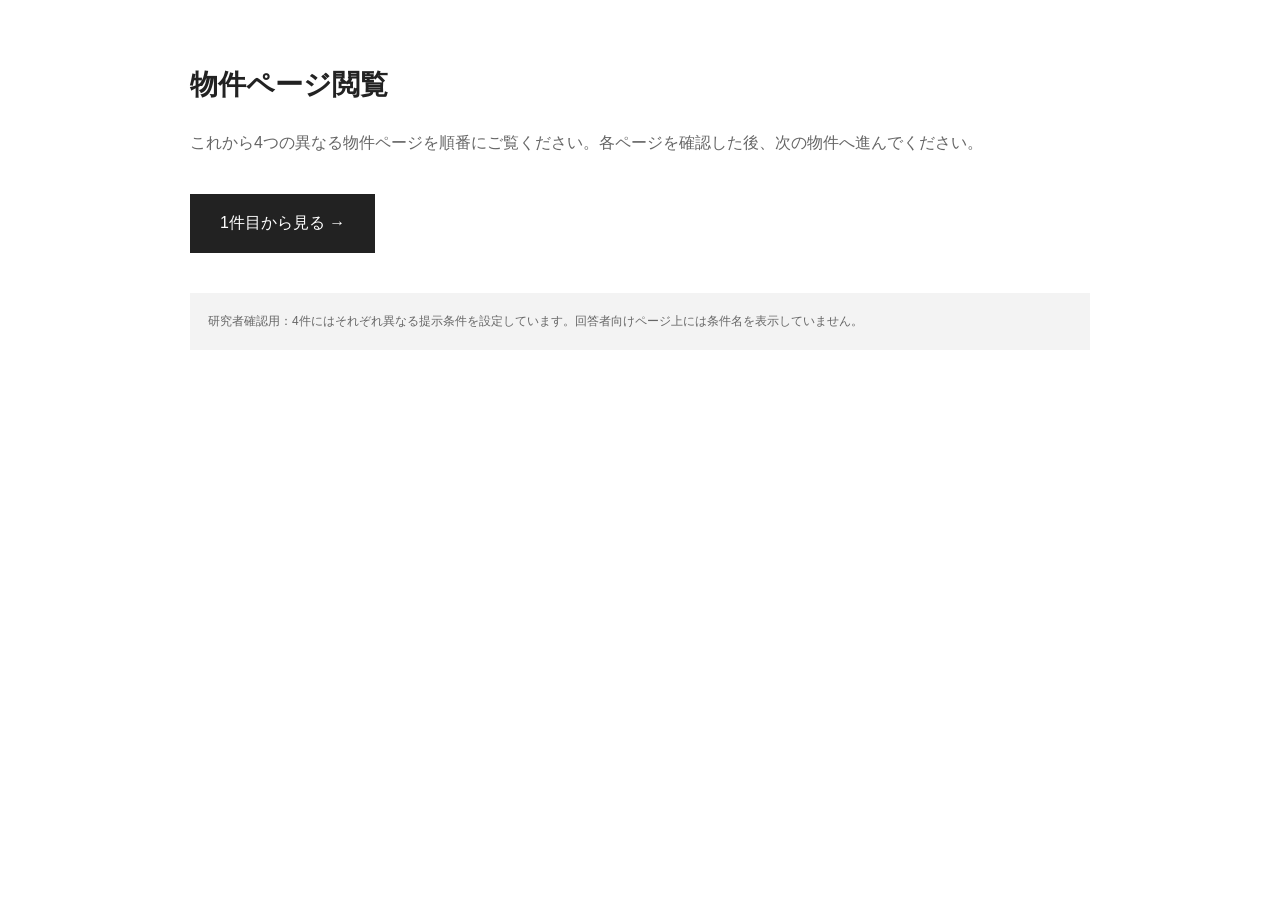
<file: index.html>
<!doctype html><html lang="ja"><head><meta charset="utf-8"><meta name="viewport" content="width=device-width,initial-scale=1">
<title>比較実験 4物件</title><style>
body{font-family:"Yu Gothic",sans-serif;max-width:900px;margin:60px auto;padding:0 20px;color:#222;line-height:1.8}
h1{font-size:28px}.lead{color:#666}.start{display:inline-block;background:#222;color:#fff;text-decoration:none;padding:15px 30px;margin-top:20px}
.note{margin-top:40px;background:#f3f3f3;padding:18px;font-size:12px;color:#666}
</style></head><body><h1>物件ページ閲覧</h1><p class="lead">これから4つの異なる物件ページを順番にご覧ください。各ページを確認した後、次の物件へ進んでください。</p>
<a class="start" href="property_1.html">1件目から見る →</a>
<div class="note">研究者確認用：4件にはそれぞれ異なる提示条件を設定しています。回答者向けページ上には条件名を表示していません。</div>
</body></html>
</file>
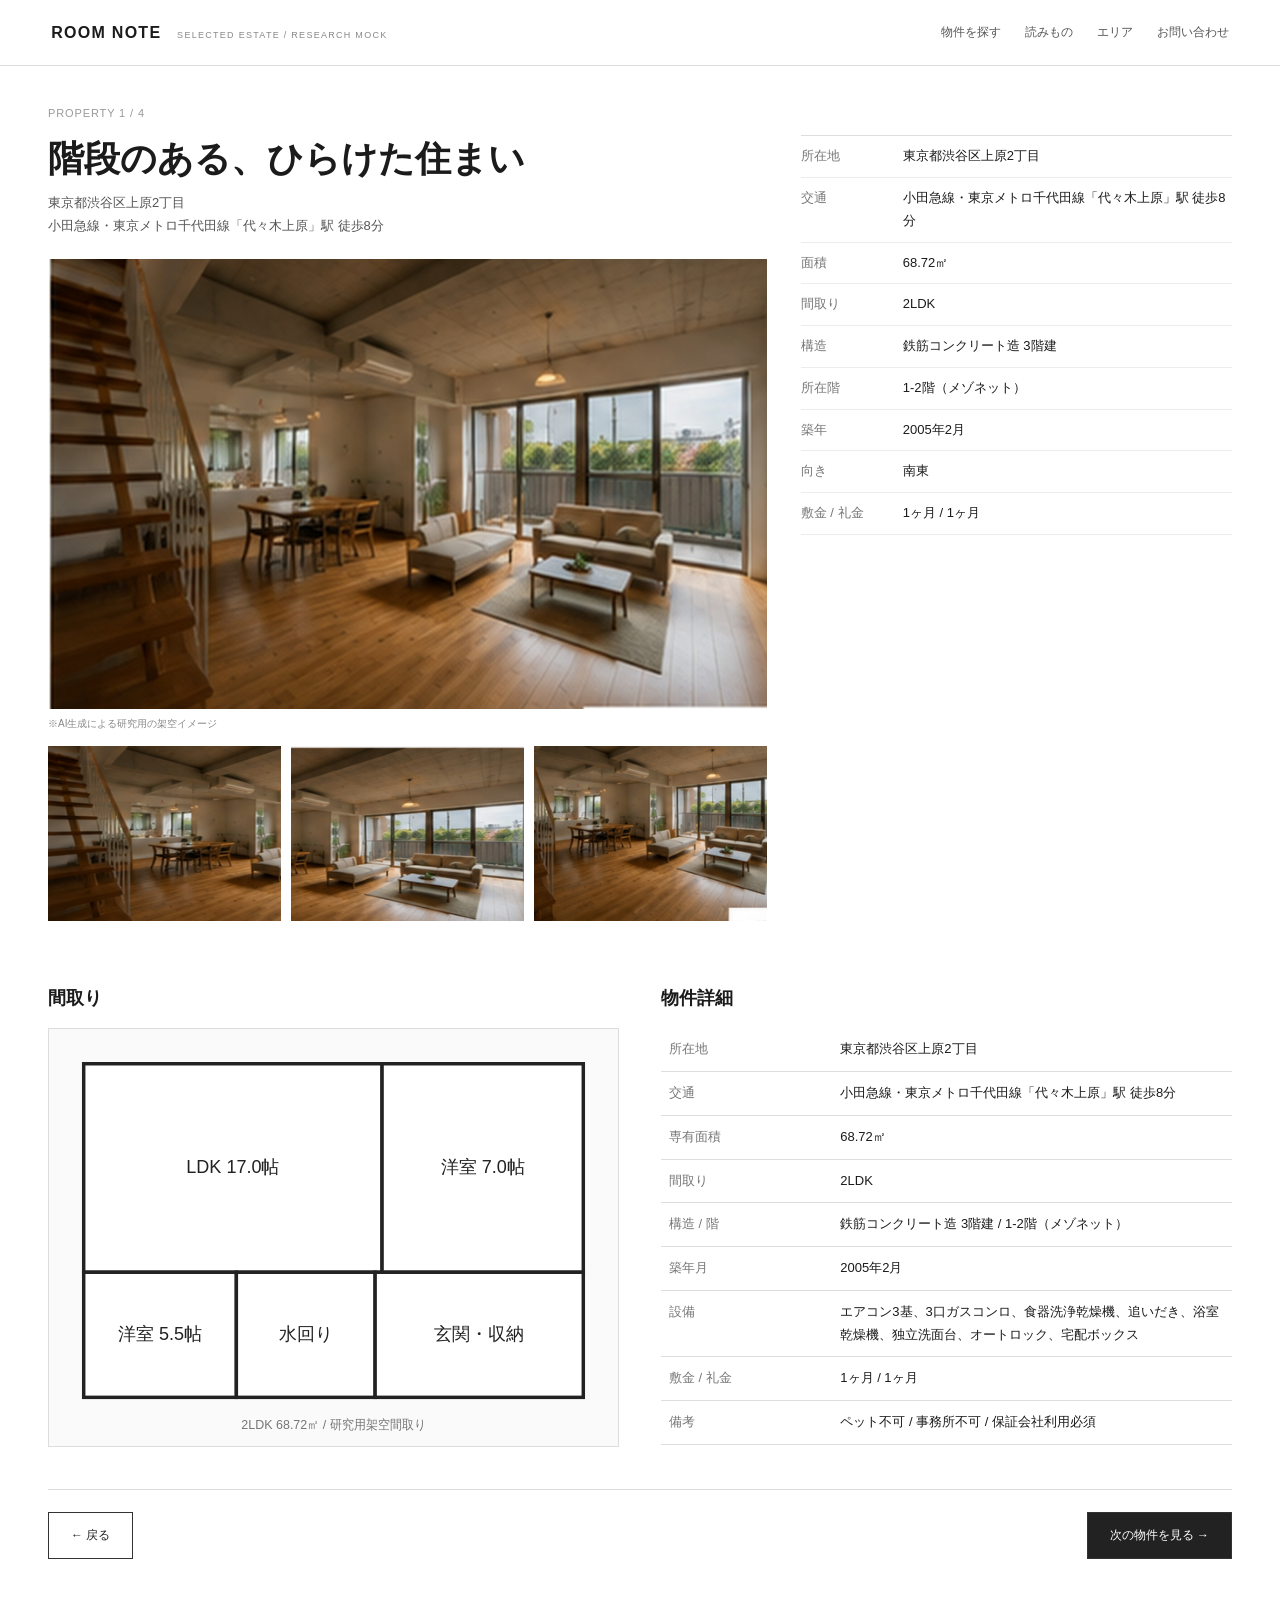
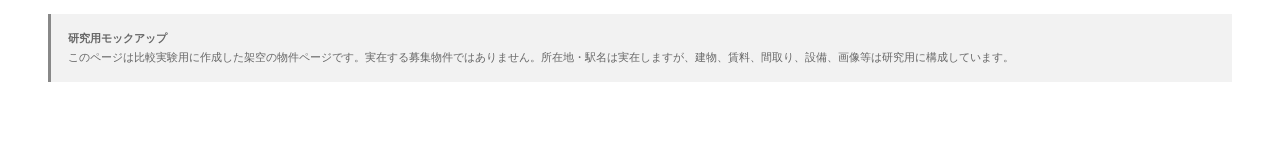
<file: property_1.html>
<!doctype html><html lang="ja"><head><meta charset="utf-8"><meta name="viewport" content="width=device-width,initial-scale=1">
<title>階段のある、ひらけた住まい｜研究用物件ページ</title><link rel="stylesheet" href="style.css"></head>
<body><header><div class="brand">ROOM NOTE <small>SELECTED ESTATE / RESEARCH MOCK</small></div><nav><span>物件を探す</span><span>読みもの</span><span>エリア</span><span>お問い合わせ</span></nav></header>
<main><div class="counter">PROPERTY 1 / 4</div>
<section class="top"><div>
<h1>階段のある、ひらけた住まい</h1><div class="addr">東京都渋谷区上原2丁目<br>小田急線・東京メトロ千代田線「代々木上原」駅 徒歩8分</div>
<div class="hero"><img src="P1_main.jpg" alt="研究用の架空物件室内イメージ"><div class="caption">※AI生成による研究用の架空イメージ</div></div>
<div class="gallery"><img src="P1_detail1.jpg" alt=""><img src="P1_detail2.jpg" alt=""><img src="P1_detail3.jpg" alt=""></div>
</div>
<aside><dl class="specs">
<div class="spec"><dt>所在地</dt><dd>東京都渋谷区上原2丁目</dd></div>
<div class="spec"><dt>交通</dt><dd>小田急線・東京メトロ千代田線「代々木上原」駅 徒歩8分</dd></div>
<div class="spec"><dt>面積</dt><dd>68.72㎡</dd></div>
<div class="spec"><dt>間取り</dt><dd>2LDK</dd></div>
<div class="spec"><dt>構造</dt><dd>鉄筋コンクリート造 3階建</dd></div>
<div class="spec"><dt>所在階</dt><dd>1-2階（メゾネット）</dd></div>
<div class="spec"><dt>築年</dt><dd>2005年2月</dd></div>
<div class="spec"><dt>向き</dt><dd>南東</dd></div>
<div class="spec"><dt>敷金 / 礼金</dt><dd>1ヶ月 / 1ヶ月</dd></div>
</dl></aside></section>

<section class="details"><div class="plan"><h3>間取り</h3><img src="plan_1.svg" alt="研究用架空間取り"></div>
<div><h3>物件詳細</h3><table>

<tr><th>所在地</th><td>東京都渋谷区上原2丁目</td></tr>
<tr><th>交通</th><td>小田急線・東京メトロ千代田線「代々木上原」駅 徒歩8分</td></tr>
<tr><th>専有面積</th><td>68.72㎡</td></tr>
<tr><th>間取り</th><td>2LDK</td></tr>
<tr><th>構造 / 階</th><td>鉄筋コンクリート造 3階建 / 1-2階（メゾネット）</td></tr>
<tr><th>築年月</th><td>2005年2月</td></tr>
<tr><th>設備</th><td>エアコン3基、3口ガスコンロ、食器洗浄乾燥機、追いだき、浴室乾燥機、独立洗面台、オートロック、宅配ボックス</td></tr>
<tr><th>敷金 / 礼金</th><td>1ヶ月 / 1ヶ月</td></tr>
<tr><th>備考</th><td>ペット不可 / 事務所不可 / 保証会社利用必須</td></tr>
</table></div></section>
<div class="next"><a href="index.html">← 戻る</a><a class="primary" href="property_2.html">次の物件を見る →</a></div>
<div class="research"><strong>研究用モックアップ</strong><br>このページは比較実験用に作成した架空の物件ページです。実在する募集物件ではありません。所在地・駅名は実在しますが、建物、賃料、間取り、設備、画像等は研究用に構成しています。</div>
</main></body></html>
</file>
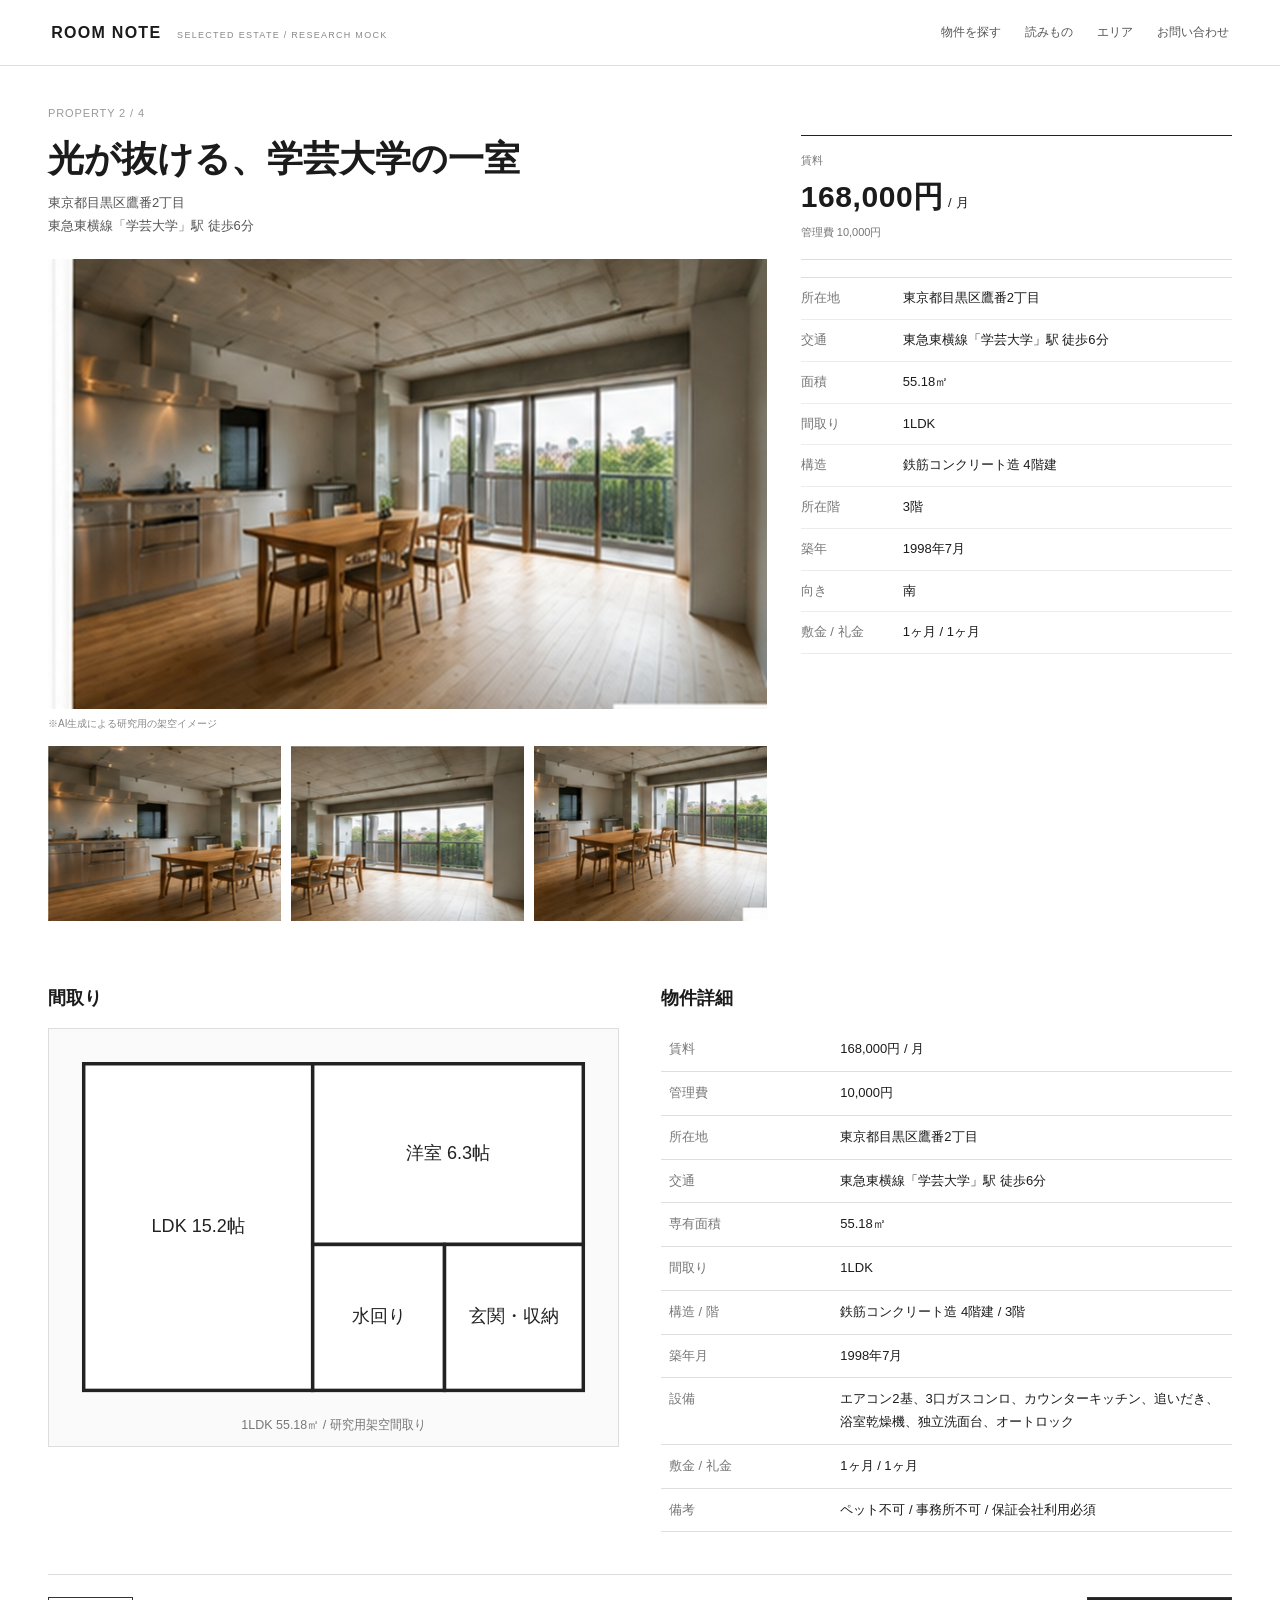
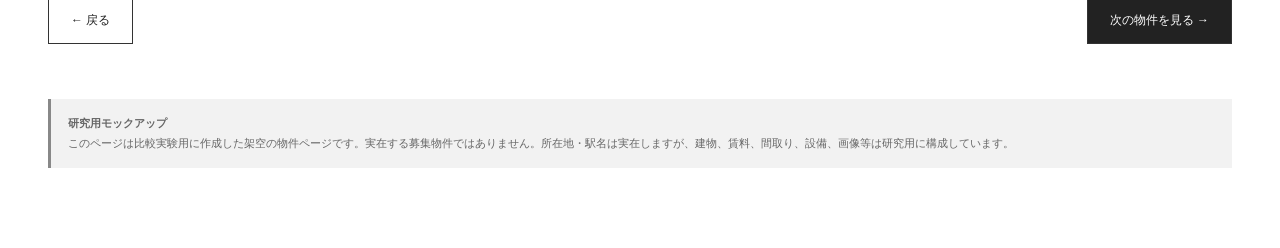
<file: property_2.html>
<!doctype html><html lang="ja"><head><meta charset="utf-8"><meta name="viewport" content="width=device-width,initial-scale=1">
<title>光が抜ける、学芸大学の一室｜研究用物件ページ</title><link rel="stylesheet" href="style.css"></head>
<body><header><div class="brand">ROOM NOTE <small>SELECTED ESTATE / RESEARCH MOCK</small></div><nav><span>物件を探す</span><span>読みもの</span><span>エリア</span><span>お問い合わせ</span></nav></header>
<main><div class="counter">PROPERTY 2 / 4</div>
<section class="top"><div>
<h1>光が抜ける、学芸大学の一室</h1><div class="addr">東京都目黒区鷹番2丁目<br>東急東横線「学芸大学」駅 徒歩6分</div>
<div class="hero"><img src="P2_main.jpg" alt="研究用の架空物件室内イメージ"><div class="caption">※AI生成による研究用の架空イメージ</div></div>
<div class="gallery"><img src="P2_detail1.jpg" alt=""><img src="P2_detail2.jpg" alt=""><img src="P2_detail3.jpg" alt=""></div>
</div>
<aside><div class="pricebox"><small>賃料</small><div class="price">168,000円<span>/ 月</span></div><small>管理費 10,000円</small></div><dl class="specs">
<div class="spec"><dt>所在地</dt><dd>東京都目黒区鷹番2丁目</dd></div>
<div class="spec"><dt>交通</dt><dd>東急東横線「学芸大学」駅 徒歩6分</dd></div>
<div class="spec"><dt>面積</dt><dd>55.18㎡</dd></div>
<div class="spec"><dt>間取り</dt><dd>1LDK</dd></div>
<div class="spec"><dt>構造</dt><dd>鉄筋コンクリート造 4階建</dd></div>
<div class="spec"><dt>所在階</dt><dd>3階</dd></div>
<div class="spec"><dt>築年</dt><dd>1998年7月</dd></div>
<div class="spec"><dt>向き</dt><dd>南</dd></div>
<div class="spec"><dt>敷金 / 礼金</dt><dd>1ヶ月 / 1ヶ月</dd></div>
</dl></aside></section>

<section class="details"><div class="plan"><h3>間取り</h3><img src="plan_2.svg" alt="研究用架空間取り"></div>
<div><h3>物件詳細</h3><table>
<tr><th>賃料</th><td>168,000円 / 月</td></tr><tr><th>管理費</th><td>10,000円</td></tr>
<tr><th>所在地</th><td>東京都目黒区鷹番2丁目</td></tr>
<tr><th>交通</th><td>東急東横線「学芸大学」駅 徒歩6分</td></tr>
<tr><th>専有面積</th><td>55.18㎡</td></tr>
<tr><th>間取り</th><td>1LDK</td></tr>
<tr><th>構造 / 階</th><td>鉄筋コンクリート造 4階建 / 3階</td></tr>
<tr><th>築年月</th><td>1998年7月</td></tr>
<tr><th>設備</th><td>エアコン2基、3口ガスコンロ、カウンターキッチン、追いだき、浴室乾燥機、独立洗面台、オートロック</td></tr>
<tr><th>敷金 / 礼金</th><td>1ヶ月 / 1ヶ月</td></tr>
<tr><th>備考</th><td>ペット不可 / 事務所不可 / 保証会社利用必須</td></tr>
</table></div></section>
<div class="next"><a href="property_1.html">← 戻る</a><a class="primary" href="property_3.html">次の物件を見る →</a></div>
<div class="research"><strong>研究用モックアップ</strong><br>このページは比較実験用に作成した架空の物件ページです。実在する募集物件ではありません。所在地・駅名は実在しますが、建物、賃料、間取り、設備、画像等は研究用に構成しています。</div>
</main></body></html>
</file>
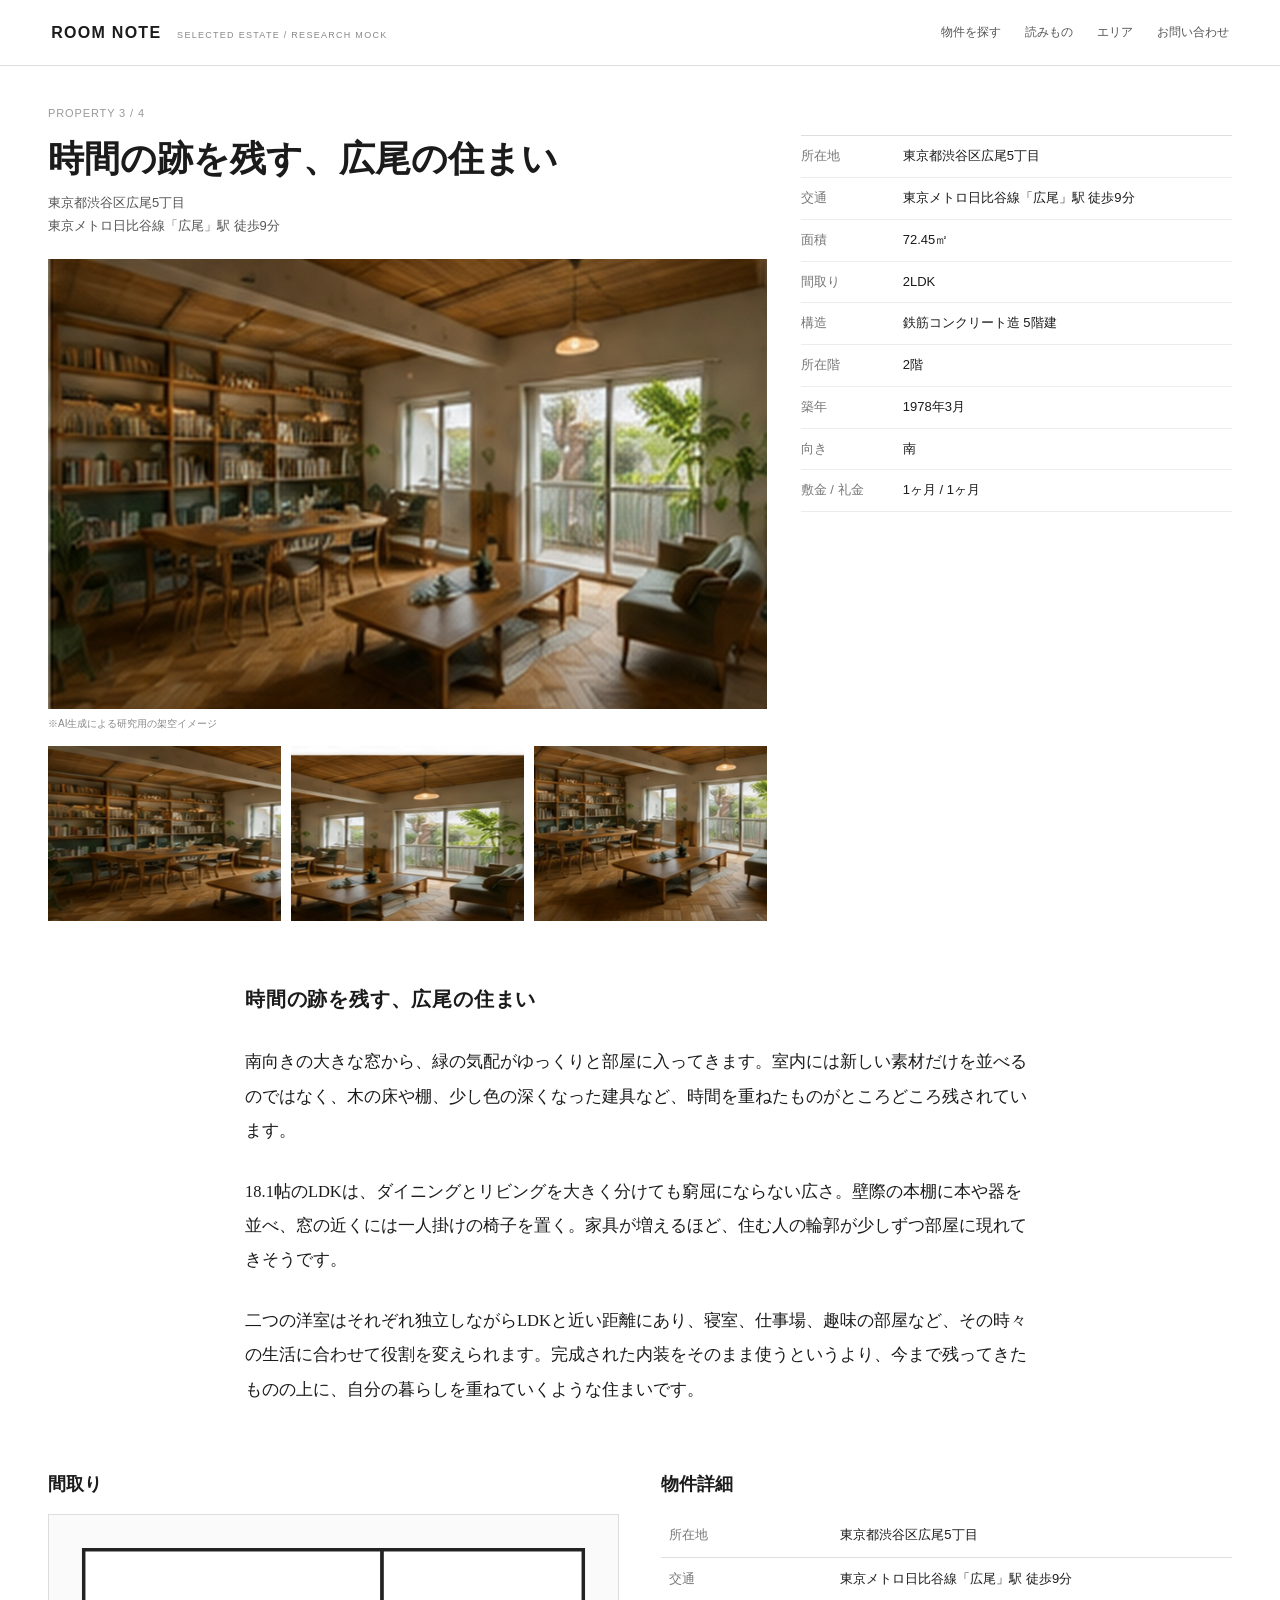
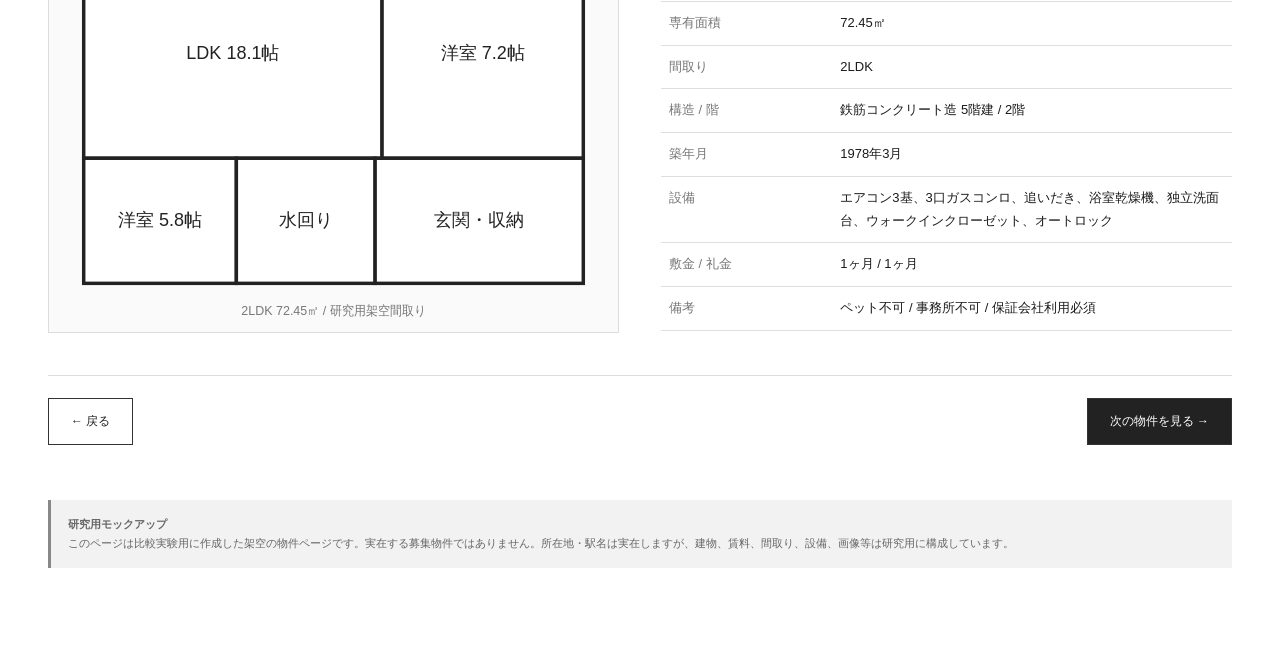
<file: property_3.html>
<!doctype html><html lang="ja"><head><meta charset="utf-8"><meta name="viewport" content="width=device-width,initial-scale=1">
<title>時間の跡を残す、広尾の住まい｜研究用物件ページ</title><link rel="stylesheet" href="style.css"></head>
<body><header><div class="brand">ROOM NOTE <small>SELECTED ESTATE / RESEARCH MOCK</small></div><nav><span>物件を探す</span><span>読みもの</span><span>エリア</span><span>お問い合わせ</span></nav></header>
<main><div class="counter">PROPERTY 3 / 4</div>
<section class="top"><div>
<h1>時間の跡を残す、広尾の住まい</h1><div class="addr">東京都渋谷区広尾5丁目<br>東京メトロ日比谷線「広尾」駅 徒歩9分</div>
<div class="hero"><img src="P3_main.jpg" alt="研究用の架空物件室内イメージ"><div class="caption">※AI生成による研究用の架空イメージ</div></div>
<div class="gallery"><img src="P3_detail1.jpg" alt=""><img src="P3_detail2.jpg" alt=""><img src="P3_detail3.jpg" alt=""></div>
</div>
<aside><dl class="specs">
<div class="spec"><dt>所在地</dt><dd>東京都渋谷区広尾5丁目</dd></div>
<div class="spec"><dt>交通</dt><dd>東京メトロ日比谷線「広尾」駅 徒歩9分</dd></div>
<div class="spec"><dt>面積</dt><dd>72.45㎡</dd></div>
<div class="spec"><dt>間取り</dt><dd>2LDK</dd></div>
<div class="spec"><dt>構造</dt><dd>鉄筋コンクリート造 5階建</dd></div>
<div class="spec"><dt>所在階</dt><dd>2階</dd></div>
<div class="spec"><dt>築年</dt><dd>1978年3月</dd></div>
<div class="spec"><dt>向き</dt><dd>南</dd></div>
<div class="spec"><dt>敷金 / 礼金</dt><dd>1ヶ月 / 1ヶ月</dd></div>
</dl></aside></section>
<section class="story"><h2>時間の跡を残す、広尾の住まい</h2><p>南向きの大きな窓から、緑の気配がゆっくりと部屋に入ってきます。室内には新しい素材だけを並べるのではなく、木の床や棚、少し色の深くなった建具など、時間を重ねたものがところどころ残されています。</p>
<p>18.1帖のLDKは、ダイニングとリビングを大きく分けても窮屈にならない広さ。壁際の本棚に本や器を並べ、窓の近くには一人掛けの椅子を置く。家具が増えるほど、住む人の輪郭が少しずつ部屋に現れてきそうです。</p>
<p>二つの洋室はそれぞれ独立しながらLDKと近い距離にあり、寝室、仕事場、趣味の部屋など、その時々の生活に合わせて役割を変えられます。完成された内装をそのまま使うというより、今まで残ってきたものの上に、自分の暮らしを重ねていくような住まいです。</p></section>
<section class="details"><div class="plan"><h3>間取り</h3><img src="plan_3.svg" alt="研究用架空間取り"></div>
<div><h3>物件詳細</h3><table>

<tr><th>所在地</th><td>東京都渋谷区広尾5丁目</td></tr>
<tr><th>交通</th><td>東京メトロ日比谷線「広尾」駅 徒歩9分</td></tr>
<tr><th>専有面積</th><td>72.45㎡</td></tr>
<tr><th>間取り</th><td>2LDK</td></tr>
<tr><th>構造 / 階</th><td>鉄筋コンクリート造 5階建 / 2階</td></tr>
<tr><th>築年月</th><td>1978年3月</td></tr>
<tr><th>設備</th><td>エアコン3基、3口ガスコンロ、追いだき、浴室乾燥機、独立洗面台、ウォークインクローゼット、オートロック</td></tr>
<tr><th>敷金 / 礼金</th><td>1ヶ月 / 1ヶ月</td></tr>
<tr><th>備考</th><td>ペット不可 / 事務所不可 / 保証会社利用必須</td></tr>
</table></div></section>
<div class="next"><a href="property_2.html">← 戻る</a><a class="primary" href="property_4.html">次の物件を見る →</a></div>
<div class="research"><strong>研究用モックアップ</strong><br>このページは比較実験用に作成した架空の物件ページです。実在する募集物件ではありません。所在地・駅名は実在しますが、建物、賃料、間取り、設備、画像等は研究用に構成しています。</div>
</main></body></html>
</file>
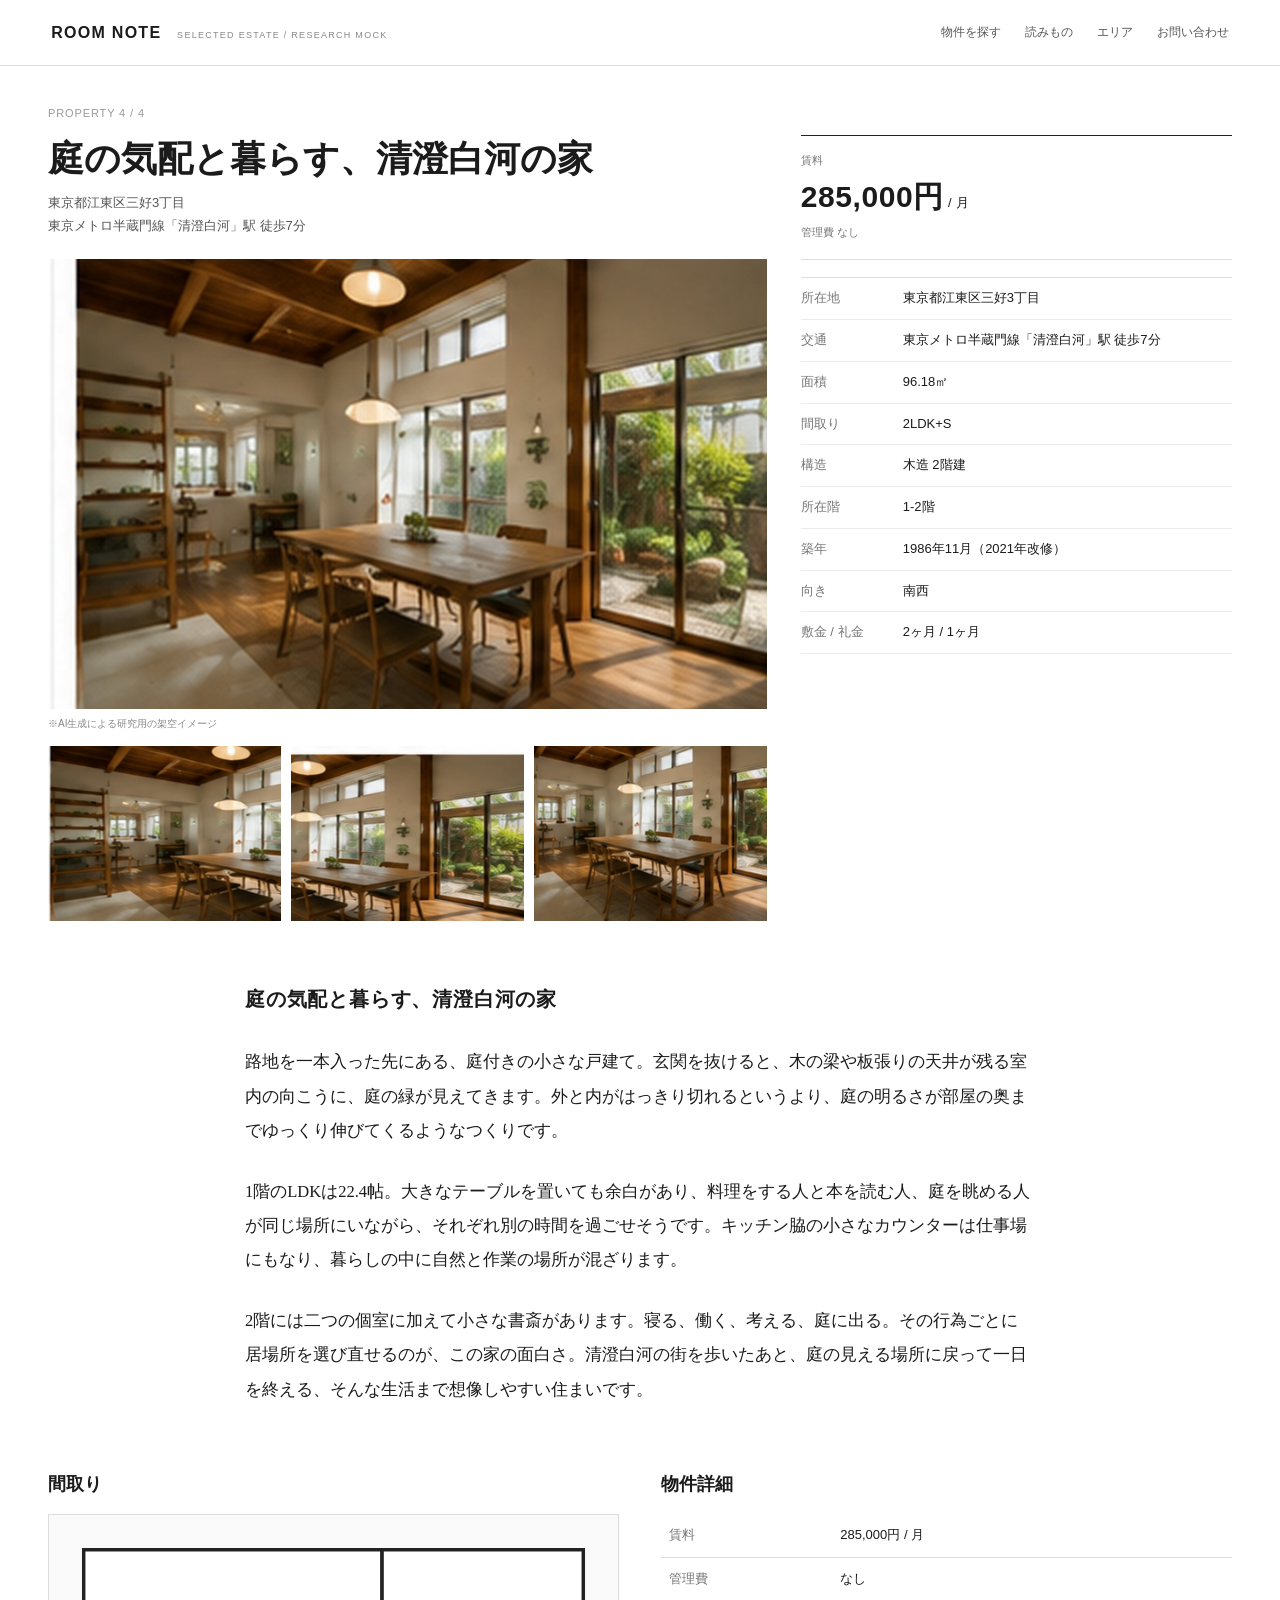
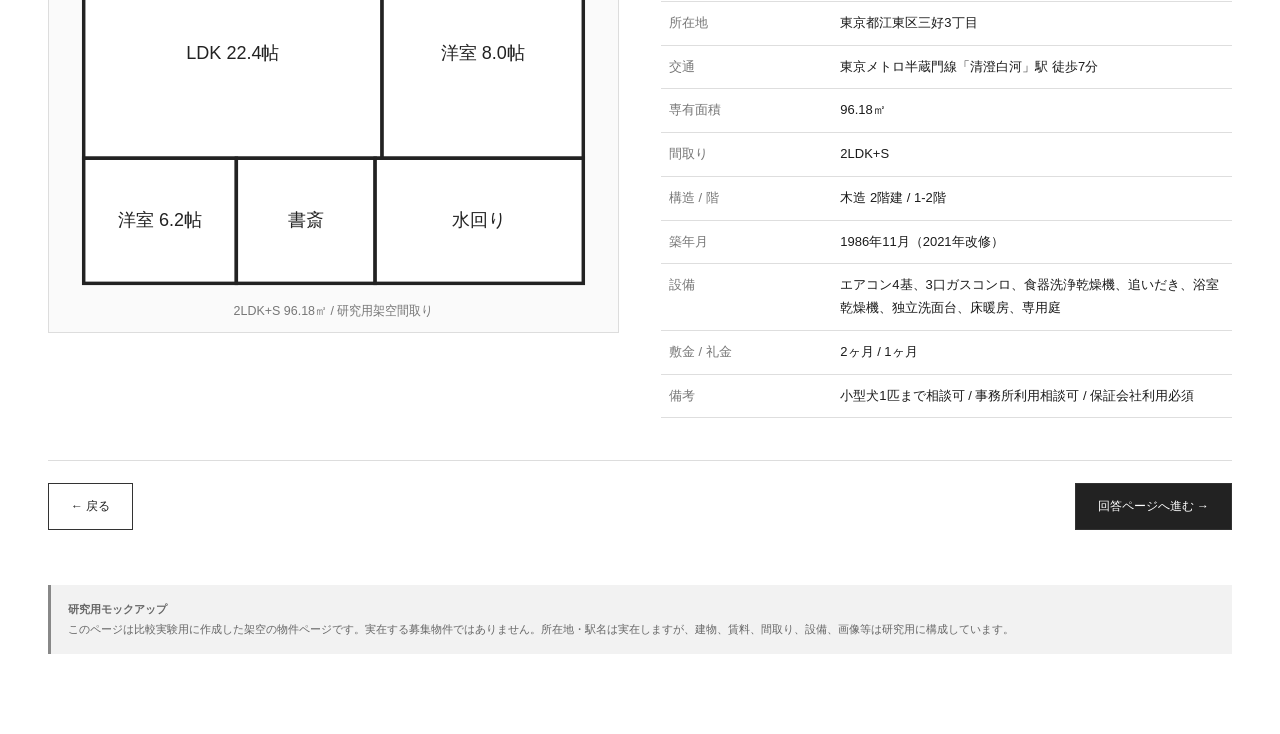
<file: property_4.html>
<!doctype html><html lang="ja"><head><meta charset="utf-8"><meta name="viewport" content="width=device-width,initial-scale=1">
<title>庭の気配と暮らす、清澄白河の家｜研究用物件ページ</title><link rel="stylesheet" href="style.css"></head>
<body><header><div class="brand">ROOM NOTE <small>SELECTED ESTATE / RESEARCH MOCK</small></div><nav><span>物件を探す</span><span>読みもの</span><span>エリア</span><span>お問い合わせ</span></nav></header>
<main><div class="counter">PROPERTY 4 / 4</div>
<section class="top"><div>
<h1>庭の気配と暮らす、清澄白河の家</h1><div class="addr">東京都江東区三好3丁目<br>東京メトロ半蔵門線「清澄白河」駅 徒歩7分</div>
<div class="hero"><img src="P4_main.jpg" alt="研究用の架空物件室内イメージ"><div class="caption">※AI生成による研究用の架空イメージ</div></div>
<div class="gallery"><img src="P4_detail1.jpg" alt=""><img src="P4_detail2.jpg" alt=""><img src="P4_detail3.jpg" alt=""></div>
</div>
<aside><div class="pricebox"><small>賃料</small><div class="price">285,000円<span>/ 月</span></div><small>管理費 なし</small></div><dl class="specs">
<div class="spec"><dt>所在地</dt><dd>東京都江東区三好3丁目</dd></div>
<div class="spec"><dt>交通</dt><dd>東京メトロ半蔵門線「清澄白河」駅 徒歩7分</dd></div>
<div class="spec"><dt>面積</dt><dd>96.18㎡</dd></div>
<div class="spec"><dt>間取り</dt><dd>2LDK+S</dd></div>
<div class="spec"><dt>構造</dt><dd>木造 2階建</dd></div>
<div class="spec"><dt>所在階</dt><dd>1-2階</dd></div>
<div class="spec"><dt>築年</dt><dd>1986年11月（2021年改修）</dd></div>
<div class="spec"><dt>向き</dt><dd>南西</dd></div>
<div class="spec"><dt>敷金 / 礼金</dt><dd>2ヶ月 / 1ヶ月</dd></div>
</dl></aside></section>
<section class="story"><h2>庭の気配と暮らす、清澄白河の家</h2><p>路地を一本入った先にある、庭付きの小さな戸建て。玄関を抜けると、木の梁や板張りの天井が残る室内の向こうに、庭の緑が見えてきます。外と内がはっきり切れるというより、庭の明るさが部屋の奥までゆっくり伸びてくるようなつくりです。</p>
<p>1階のLDKは22.4帖。大きなテーブルを置いても余白があり、料理をする人と本を読む人、庭を眺める人が同じ場所にいながら、それぞれ別の時間を過ごせそうです。キッチン脇の小さなカウンターは仕事場にもなり、暮らしの中に自然と作業の場所が混ざります。</p>
<p>2階には二つの個室に加えて小さな書斎があります。寝る、働く、考える、庭に出る。その行為ごとに居場所を選び直せるのが、この家の面白さ。清澄白河の街を歩いたあと、庭の見える場所に戻って一日を終える、そんな生活まで想像しやすい住まいです。</p></section>
<section class="details"><div class="plan"><h3>間取り</h3><img src="plan_4.svg" alt="研究用架空間取り"></div>
<div><h3>物件詳細</h3><table>
<tr><th>賃料</th><td>285,000円 / 月</td></tr><tr><th>管理費</th><td>なし</td></tr>
<tr><th>所在地</th><td>東京都江東区三好3丁目</td></tr>
<tr><th>交通</th><td>東京メトロ半蔵門線「清澄白河」駅 徒歩7分</td></tr>
<tr><th>専有面積</th><td>96.18㎡</td></tr>
<tr><th>間取り</th><td>2LDK+S</td></tr>
<tr><th>構造 / 階</th><td>木造 2階建 / 1-2階</td></tr>
<tr><th>築年月</th><td>1986年11月（2021年改修）</td></tr>
<tr><th>設備</th><td>エアコン4基、3口ガスコンロ、食器洗浄乾燥機、追いだき、浴室乾燥機、独立洗面台、床暖房、専用庭</td></tr>
<tr><th>敷金 / 礼金</th><td>2ヶ月 / 1ヶ月</td></tr>
<tr><th>備考</th><td>小型犬1匹まで相談可 / 事務所利用相談可 / 保証会社利用必須</td></tr>
</table></div></section>
<div class="next"><a href="property_3.html">← 戻る</a><a class="primary" href="survey_end.html">回答ページへ進む →</a></div>
<div class="research"><strong>研究用モックアップ</strong><br>このページは比較実験用に作成した架空の物件ページです。実在する募集物件ではありません。所在地・駅名は実在しますが、建物、賃料、間取り、設備、画像等は研究用に構成しています。</div>
</main></body></html>
</file>
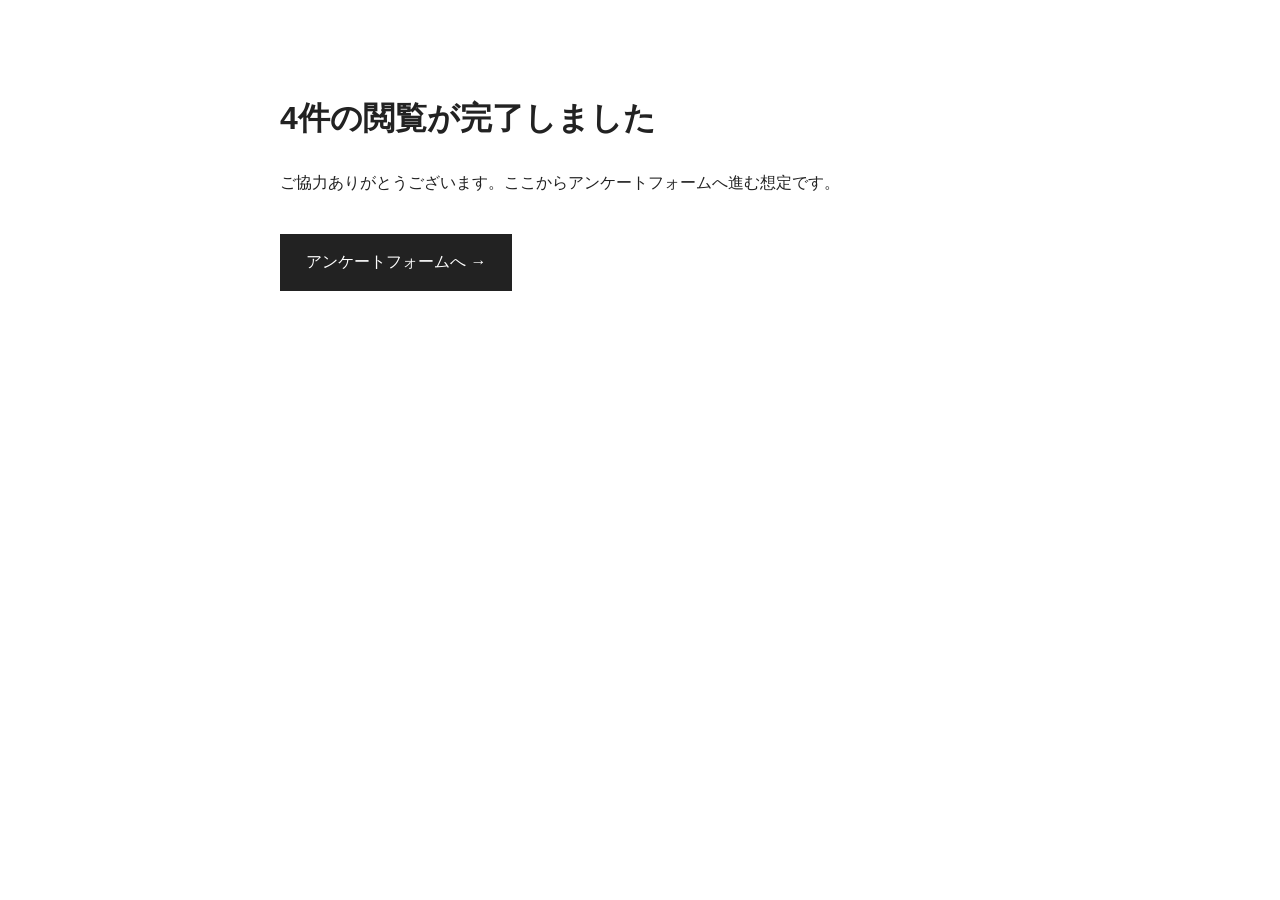
<file: survey_end.html>
<!doctype html><html lang="ja"><head><meta charset="utf-8"><meta name="viewport" content="width=device-width,initial-scale=1">
<title>閲覧完了</title><style>body{font-family:"Yu Gothic",sans-serif;max-width:720px;margin:90px auto;padding:0 20px;color:#222;line-height:1.8}a{display:inline-block;background:#222;color:#fff;text-decoration:none;padding:14px 26px;margin-top:20px}</style></head>
<body><h1>4件の閲覧が完了しました</h1><p>ご協力ありがとうございます。ここからアンケートフォームへ進む想定です。</p><a href="#">アンケートフォームへ →</a></body></html>
</file>
<file: style.css>
:root{--ink:#1b1b1b;--muted:#747474;--line:#dedede;--soft:#f6f6f4;}
*{box-sizing:border-box}
body{margin:0;background:#fff;color:var(--ink);font-family:"Helvetica Neue","Hiragino Kaku Gothic ProN","Yu Gothic",Arial,sans-serif;line-height:1.75}
header{height:66px;border-bottom:1px solid var(--line);display:flex;align-items:center;justify-content:space-between;padding:0 4vw;background:rgba(255,255,255,.97);position:sticky;top:0;z-index:10}
.brand{font-weight:700;letter-spacing:.08em}.brand small{font-size:9px;font-weight:400;color:#888;margin-left:10px}
nav{font-size:12px;color:#555;display:flex;gap:24px}
main{max-width:1240px;margin:auto;padding:38px 28px 80px}
.counter{font-size:11px;color:#999;letter-spacing:.08em;margin-bottom:12px}
.top{display:grid;grid-template-columns:1.25fr .75fr;gap:34px;align-items:start}
h1{font-size:36px;line-height:1.35;margin:0 0 8px;font-weight:600}
.addr{font-size:13px;color:#555;margin-bottom:22px}
.hero img{width:100%;aspect-ratio:16/10;object-fit:cover;display:block}
.caption{font-size:10px;color:#888;margin-top:6px}
.pricebox{border-top:1px solid #222;border-bottom:1px solid #ddd;padding:15px 0 17px;margin-bottom:17px}
.pricebox small{display:block;color:#777;font-size:11px}.price{font-size:30px;font-weight:700;letter-spacing:.02em}
.price span{font-size:13px;font-weight:400;margin-left:4px}
.specs{margin:0;border-top:1px solid var(--line)}
.spec{display:grid;grid-template-columns:90px 1fr;gap:12px;padding:9px 0;border-bottom:1px solid #ececec;font-size:13px}
.spec dt{color:#777}.spec dd{margin:0}
.gallery{display:grid;grid-template-columns:repeat(3,1fr);gap:10px;margin:14px 0 0}
.gallery img{width:100%;aspect-ratio:4/3;object-fit:cover;display:block}
.story{max-width:790px;margin:58px auto 62px;font-family:"Yu Mincho","Hiragino Mincho ProN",serif;font-size:16.5px;line-height:2.08}
.story h2{font-family:"Helvetica Neue","Yu Gothic",sans-serif;font-size:20px;margin:0 0 25px;letter-spacing:.04em}
.story p{margin:0 0 1.6em}
.details{display:grid;grid-template-columns:1fr 1fr;gap:42px;margin-top:62px;align-items:start}
.plan img{width:100%;border:1px solid #ddd;display:block;background:#fafafa}
h3{font-size:18px;margin:0 0 14px}
table{width:100%;border-collapse:collapse;font-size:13px}
th,td{padding:10px 8px;border-bottom:1px solid var(--line);text-align:left;vertical-align:top}
th{width:30%;color:#777;font-weight:500}
.next{display:flex;justify-content:space-between;align-items:center;margin-top:42px;padding-top:22px;border-top:1px solid #ddd}
.next a{border:1px solid #333;padding:12px 22px;text-decoration:none;color:#222;font-size:12px}
.next a.primary{background:#222;color:#fff}
.research{margin-top:55px;background:#f2f2f2;padding:15px 17px;font-size:11px;color:#666;border-left:3px solid #888}
@media(max-width:800px){nav{display:none}.top,.details{grid-template-columns:1fr}.gallery{grid-template-columns:1fr 1fr}.gallery img:first-child{grid-column:1/-1}h1{font-size:29px}main{padding:28px 18px 65px}.story{margin:46px 0}}
</file>
